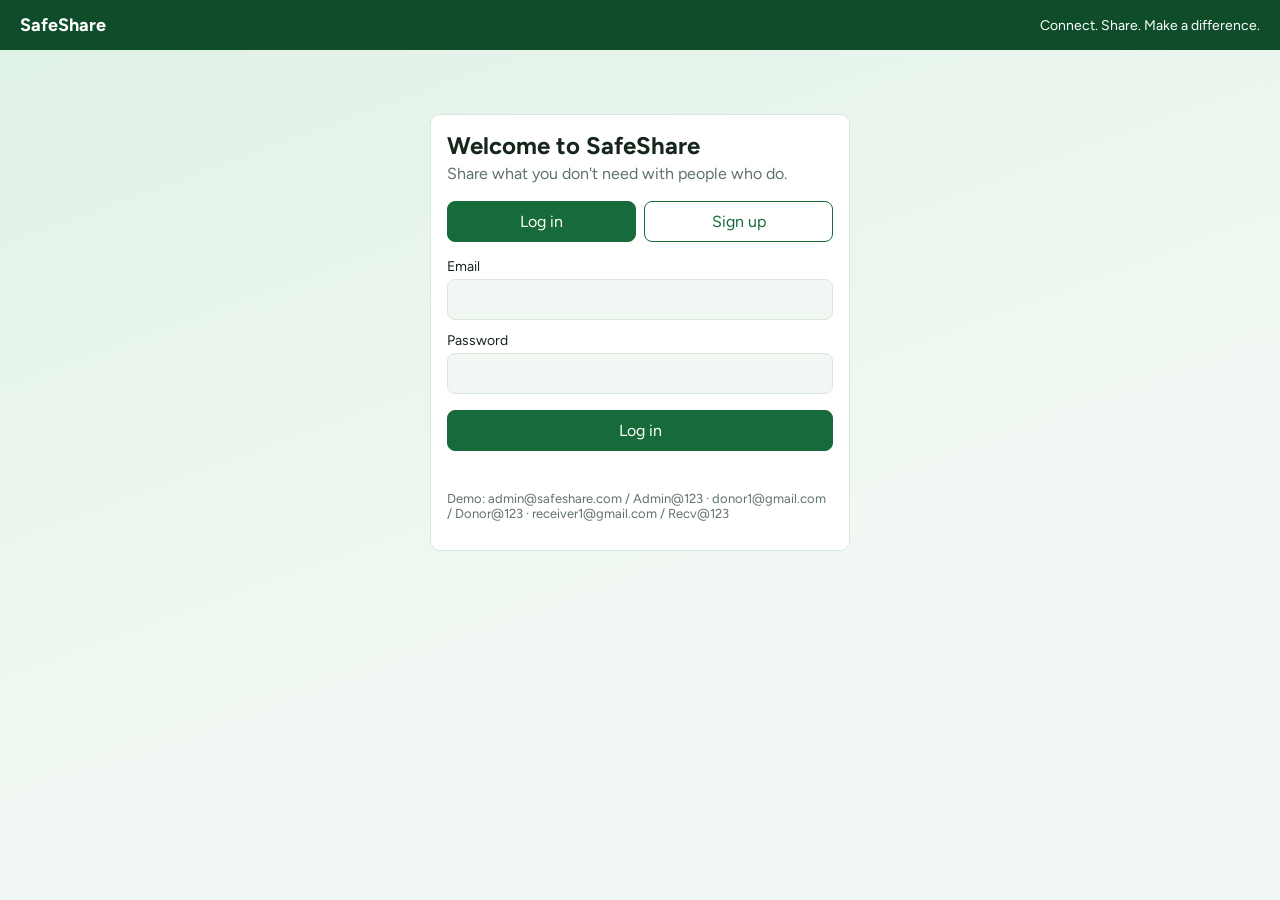
<file: index.html>
<!DOCTYPE html><html lang="en"><head><meta charset="utf-8"><meta name="viewport" content="width=device-width,initial-scale=1">
<title>Log in – SafeShare</title><link rel="stylesheet" href="https://fonts.googleapis.com/css2?family=Figtree:wght@400;500;700&display=swap"><link rel="stylesheet" href="style.css"></head>
<body class="auth"><header><b>SafeShare</b><span>Connect. Share. Make a difference.</span></header>
<main><div class="card authbox"><h1>Welcome to SafeShare</h1><p class="sub">Share what you don't need with people who do.</p>
<div class="tabs"><a class="on" href="index.html">Log in</a><a href="register.html">Sign up</a></div>
<label for="e">Email</label><input id="e" type="email" autocomplete="email">
<label for="p">Password</label><input id="p" type="password" autocomplete="current-password">
<button class="p w" onclick="login()">Log in</button><div class="err" id="err" role="alert"></div>
<p class="note">Demo: admin@safeshare.com / Admin@123 · donor1@gmail.com / Donor@123 · receiver1@gmail.com / Recv@123</p></div></main>
<div id="toast"></div><script src="app.js"></script>
<script>
function login(){
 const u=load(K.u,[]).find(x=>x.email===$('#e').value.trim().toLowerCase()&&x.pw===$('#p').value);
 if(!u)return $('#err').textContent='Email or password is incorrect.';
 if(u.status==='pending')return $('#err').textContent='Your account is waiting for admin approval.';
 if(u.status==='suspended')return $('#err').textContent='This account is suspended. Contact an admin.';
 sessionStorage.setItem('ss_me',u.email);location.href=HOME[u.role]}
</script></body></html>
</file>
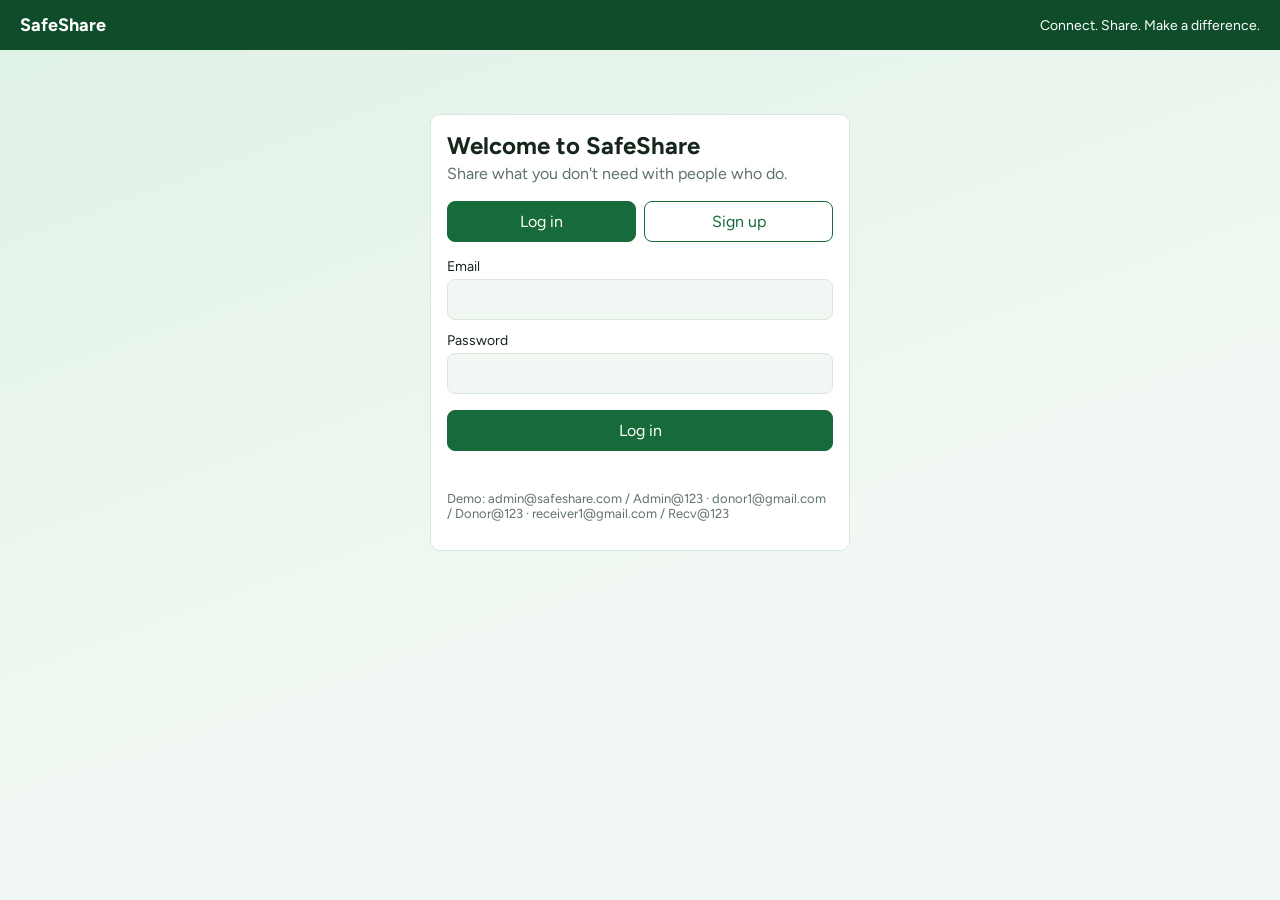
<file: admin.html>
<!DOCTYPE html><html lang="en"><head><meta charset="utf-8"><meta name="viewport" content="width=device-width,initial-scale=1">
<title>Admin dashboard – SafeShare</title><link rel="stylesheet" href="https://fonts.googleapis.com/css2?family=Figtree:wght@400;500;700&display=swap"><link rel="stylesheet" href="style.css"></head>
<body><header id="hdr"></header><main id="app"></main><div id="toast"></div><script src="app.js"></script>
<script>
const me=guard('admin');
function render(){
 const us=load(K.u,[]).filter(u=>u.role!=='admin'),items=load(K.i,[]),ps=load(K.p,[]);
 $('#app').innerHTML=`<h1>Admin dashboard</h1><p class="sub">Approve users, watch activity and review blocked links.</p>
 <div class="stats">${stat(us.length,'Total users')}${stat(us.filter(u=>u.role==='donor').length,'Donors')}${stat(us.filter(u=>u.role==='receiver').length,'Receivers')}${stat(items.length,'Donations')}${stat(us.filter(u=>u.status==='pending').length,'Awaiting approval')}</div>
 <h2>Manage users</h2><div class="card">${us.map(u=>`<div class="row"><div><b>${esc(u.email)}</b><small>${u.role}</small></div><div><span class="tag ${u.status==='active'?'':u.status==='pending'?'w2':'b'}">${u.status}</span>
 ${u.status==='pending'?`<button class="sm p" onclick="setS('${esc(u.email)}','active')">Approve</button>`:''}
 ${u.status==='active'?`<button class="sm bad" onclick="setS('${esc(u.email)}','suspended')">Suspend</button>`:''}
 ${u.status==='suspended'?`<button class="sm" onclick="setS('${esc(u.email)}','active')">Reinstate</button>`:''}</div></div>`).join('')}</div>
 <h2>Blocked links and reports</h2><div class="card">${ps.map(r=>`<div class="row"><div><b>${esc(r.link.slice(0,60))}</b><small>Posted by ${esc(r.who)} · ${esc(r.when)}</small></div><span class="tag b">Blocked</span></div>`).join('')||'<p class="note">No unsafe links detected so far.</p>'}</div>`}
function setS(e,s){const us=load(K.u,[]);us.find(u=>u.email===e).status=s;save(K.u,us);render()}
render();
</script></body></html>
</file>
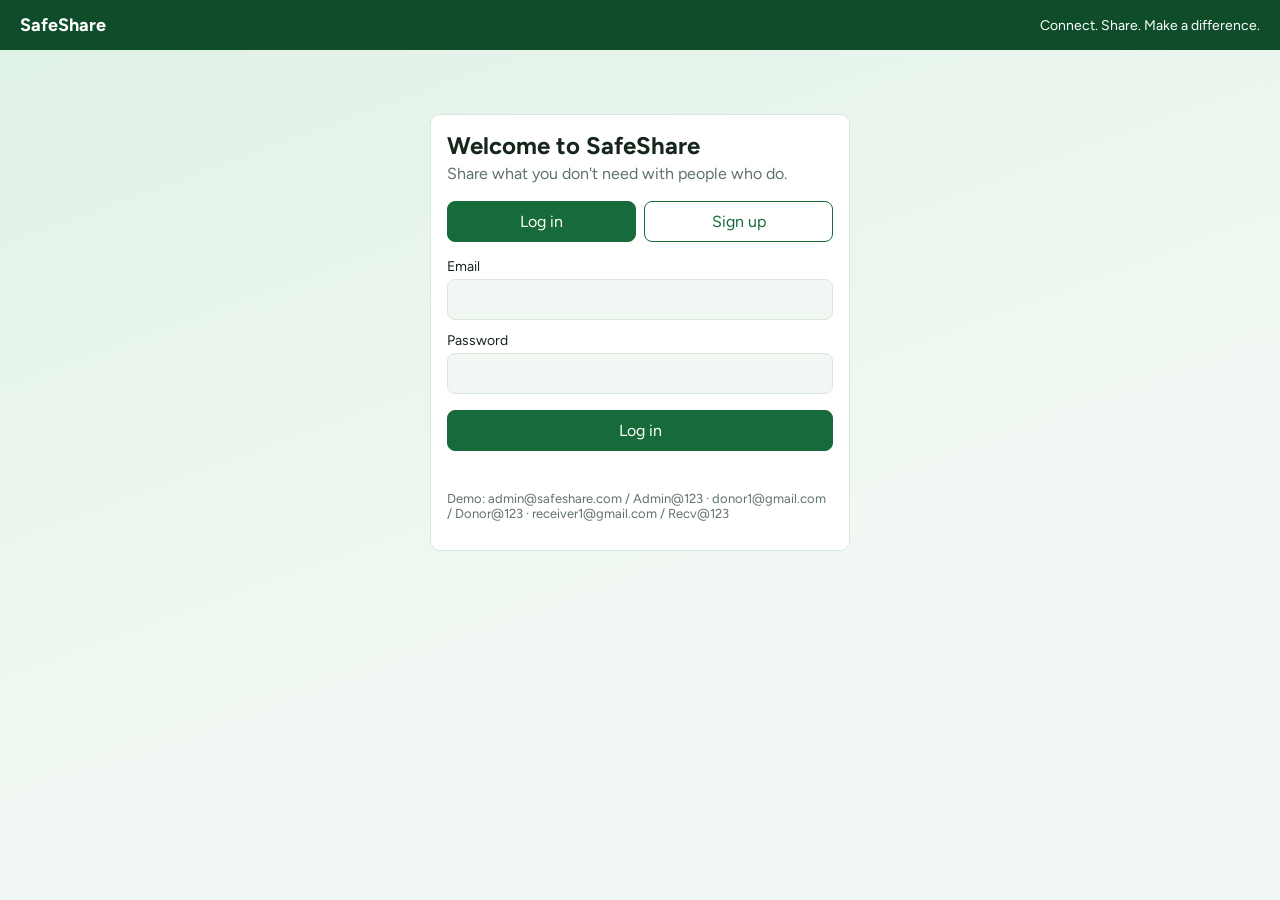
<file: donor.html>
<!DOCTYPE html><html lang="en"><head><meta charset="utf-8"><meta name="viewport" content="width=device-width,initial-scale=1">
<title>Donor dashboard – SafeShare</title><link rel="stylesheet" href="https://fonts.googleapis.com/css2?family=Figtree:wght@400;500;700&display=swap"><link rel="stylesheet" href="style.css"></head>
<body><header id="hdr"></header><main id="app"></main><div id="toast"></div>
<dialog id="dlg"><h2 style="margin-top:0">Add new donation</h2>
<label for="c">Category</label><select id="c"><option>Books</option><option>Clothes</option><option>Food</option><option>Other</option></select>
<label for="t">Item name</label><input id="t"><label for="qt">Quantity</label><input id="qt" type="number" min="1" value="1">
<label for="l">Pickup area</label><input id="l"><label for="d">Details</label><textarea id="d" rows="3"></textarea>
<div class="err" id="derr" role="alert"></div><div class="acts"><button onclick="dlg.close()">Cancel</button><button class="p" onclick="saveItem()">Post donation</button></div></dialog>
<script src="app.js"></script>
<script>
const me=guard('donor');const dlg=$('#dlg');
function render(){
 const items=load(K.i,[]),reqs=load(K.r,[]),mine=items.filter(i=>i.owner===me.email),inc=reqs.filter(r=>mine.some(i=>i.id===r.item));
 $('#app').innerHTML=`<h1>Donor dashboard</h1><p class="sub">Welcome back, ${esc(me.name)}. Make a difference today.</p>
 <div class="stats">${stat(mine.length,'Donations')}${stat(inc.filter(r=>r.status==='Pending').length,'Requests')}${stat(mine.filter(i=>i.status==='Completed').length,'Completed')}</div>
 <button class="p w" onclick="dlg.showModal()">+ Add new donation</button>
 <h2>My donations</h2><div class="card">${mine.map(i=>`<div class="row"><div><b>${esc(i.title)}</b><small>${esc(i.cat)} · ${i.qty} items · ${esc(i.loc)}</small></div><span class="tag ${i.status==='Available'?'':'w2'}">${i.status}</span></div>`).join('')||'<p class="note">No donations yet. Add your first one above.</p>'}</div>
 <h2>Receiver requests</h2><div class="card">${inc.map(r=>{const i=items.find(x=>x.id===r.item);return `<div class="row"><div><b>Request for ${esc(i.title)}</b><small>From ${esc(r.name)}</small></div>${r.status==='Pending'?`<div><button class="sm p" onclick="answer(${r.id},true)">Approve</button> <button class="sm bad" onclick="answer(${r.id},false)">Reject</button></div>`:`<span class="tag ${r.status==='Approved'?'':'b'}">${r.status}</span>`}</div>`}).join('')||'<p class="note">No requests yet.</p>'}</div>`}
function answer(id,ok){const rs=load(K.r,[]),r=rs.find(x=>x.id===id);r.status=ok?'Approved':'Rejected';save(K.r,rs);
 if(ok){const is=load(K.i,[]);is.find(x=>x.id===r.item).status='Completed';save(K.i,is)}render()}
function saveItem(){
 const t=$('#t').value.trim(),l=$('#l').value.trim(),d=$('#d').value.trim(),qt=+$('#qt').value;
 if(!t||!l||qt<1)return $('#derr').textContent='Add an item name, quantity and pickup area.';
 const b=badLink(t+' '+l+' '+d);
 if(b){const ps=load(K.p,[]);ps.unshift({who:me.email,link:b,when:new Date().toLocaleString()});save(K.p,ps);
  return $('#derr').textContent='Blocked: unsafe link ('+b.slice(0,40)+'). Remove it and try again.'}
 const is=load(K.i,[]);is.push({id:Date.now(),owner:me.email,cat:$('#c').value,title:t,qty:qt,loc:l,desc:d,status:'Available'});save(K.i,is);
 dlg.close();['t','l','d'].forEach(x=>$('#'+x).value='');render();toast('Donation posted.')}
render();
</script></body></html>
</file>
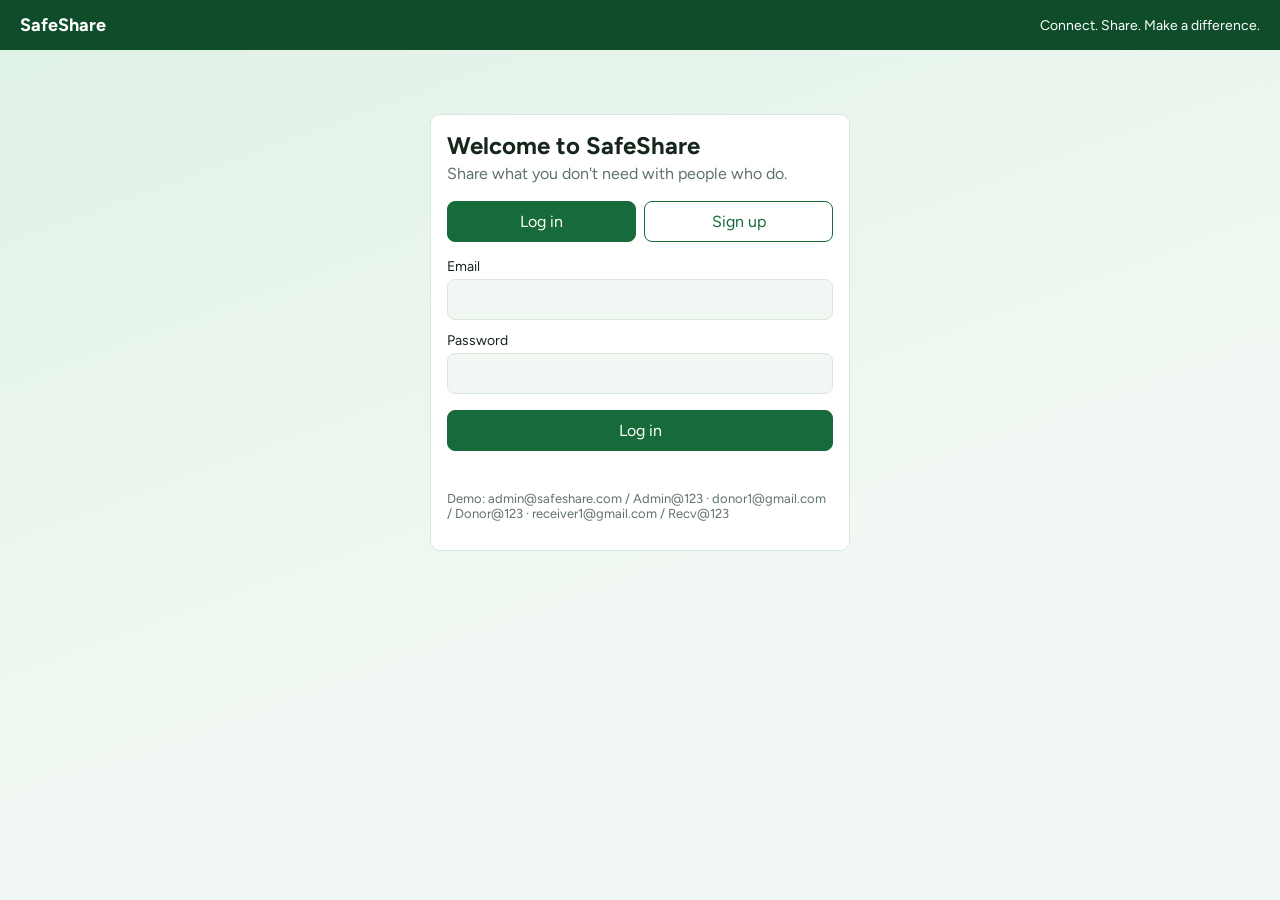
<file: receiver.html>
<!DOCTYPE html><html lang="en"><head><meta charset="utf-8"><meta name="viewport" content="width=device-width,initial-scale=1">
<title>Receiver dashboard – SafeShare</title><link rel="stylesheet" href="https://fonts.googleapis.com/css2?family=Figtree:wght@400;500;700&display=swap"><link rel="stylesheet" href="style.css"></head>
<body><header id="hdr"></header><main>
<h1>Receiver dashboard</h1><p class="sub">Find resources that can help you.</p><div class="stats" id="stats"></div>
<h2>Browse resources</h2><input id="q" placeholder="Search by item or area" aria-label="Search resources">
<div class="chips" id="chips"></div><div class="card" id="list"></div>
<h2>My requests</h2><div class="card" id="mine"></div></main><div id="toast"></div>
<script src="app.js"></script>
<script>
const me=guard('receiver');let cat='All';
function render(){
 const items=load(K.i,[]),reqs=load(K.r,[]),mine=reqs.filter(r=>r.by===me.email),q=$('#q').value.toLowerCase();
 $('#stats').innerHTML=stat(items.filter(i=>i.status==='Available').length,'Available items')+stat(mine.length,'My requests');
 $('#chips').innerHTML=['All','Books','Clothes','Food','Other'].map(c=>`<button class="${c===cat?'on':''}" onclick="cat='${c}';render()">${c}</button>`).join('');
 const list=items.filter(i=>i.status==='Available'&&(cat==='All'||i.cat===cat)&&(i.title+i.loc+i.desc).toLowerCase().includes(q));
 $('#list').innerHTML=list.map(i=>{const done=mine.some(r=>r.item===i.id);return `<div class="row"><div><b>${esc(i.title)}</b><small>${esc(i.cat)} · ${i.qty} items · ${esc(i.loc)}</small>${i.desc?`<small>${esc(i.desc)}</small>`:''}</div><button class="p sm" onclick="request(${i.id})" ${done?'disabled':''}>${done?'Requested':'Request item'}</button></div>`}).join('')||'<p class="note">Nothing matches. Clear the search or pick another category.</p>';
 $('#mine').innerHTML=mine.map(r=>`<div class="row"><b>${esc(items.find(i=>i.id===r.item).title)}</b><span class="tag ${r.status==='Approved'?'':r.status==='Rejected'?'b':'w2'}">${r.status}</span></div>`).join('')||'<p class="note">You have not requested anything yet.</p>'}
function request(id){const rs=load(K.r,[]);rs.push({id:Date.now(),item:id,by:me.email,name:me.name,status:'Pending'});save(K.r,rs);render();toast('Request sent to the donor.')}
$('#q').addEventListener('input',render);render();
</script></body></html>
</file>
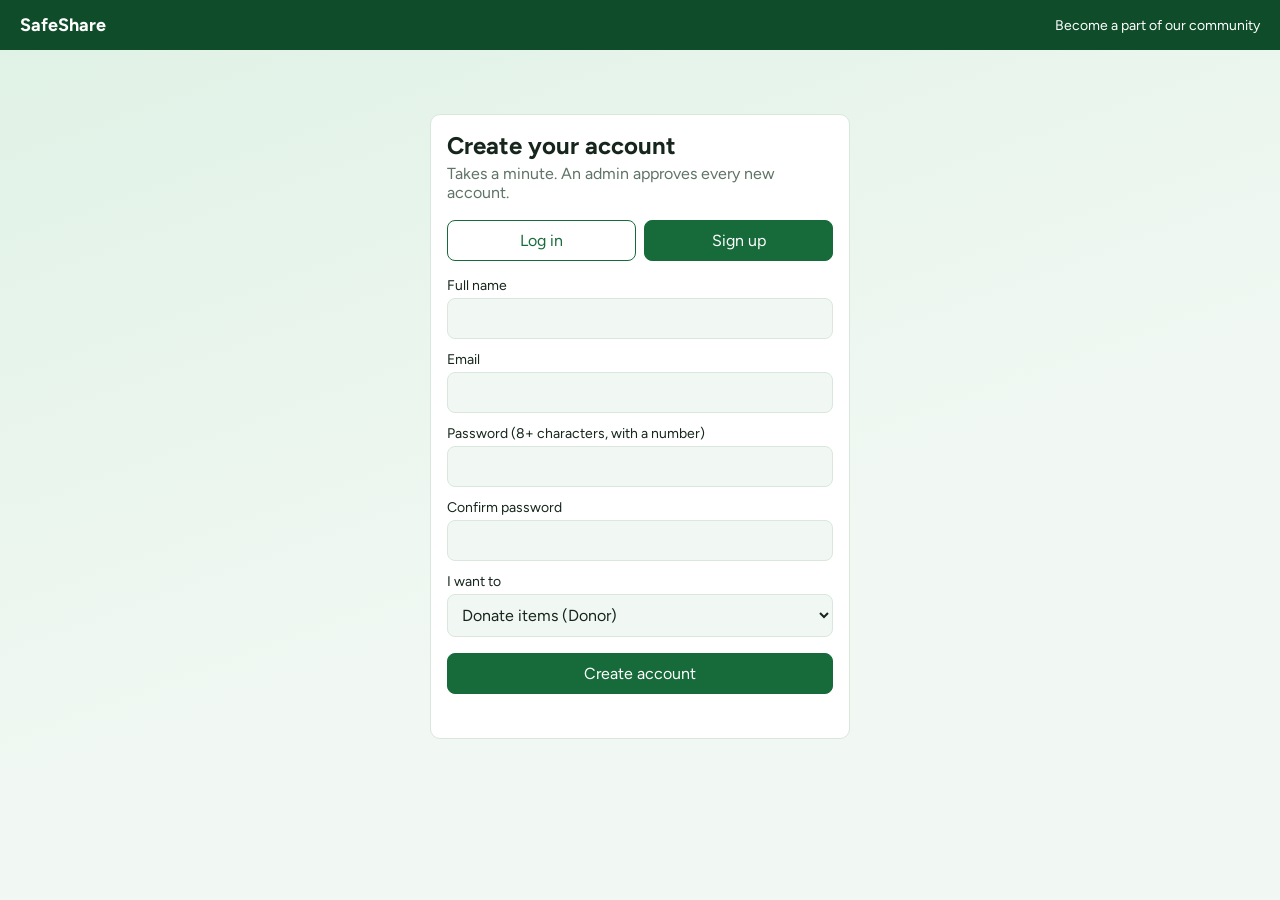
<file: register.html>
<!DOCTYPE html><html lang="en"><head><meta charset="utf-8"><meta name="viewport" content="width=device-width,initial-scale=1">
<title>Create account – SafeShare</title><link rel="stylesheet" href="https://fonts.googleapis.com/css2?family=Figtree:wght@400;500;700&display=swap"><link rel="stylesheet" href="style.css"></head>
<body class="auth"><header><b>SafeShare</b><span>Become a part of our community</span></header>
<main><div class="card authbox"><h1>Create your account</h1><p class="sub">Takes a minute. An admin approves every new account.</p>
<div class="tabs"><a href="index.html">Log in</a><a class="on" href="register.html">Sign up</a></div>
<div id="step1"><label for="n">Full name</label><input id="n" autocomplete="name">
<label for="e">Email</label><input id="e" type="email" autocomplete="email">
<label for="p">Password (8+ characters, with a number)</label><input id="p" type="password" autocomplete="new-password">
<label for="p2">Confirm password</label><input id="p2" type="password" autocomplete="new-password">
<label for="r">I want to</label><select id="r"><option value="donor">Donate items (Donor)</option><option value="receiver">Receive items (Receiver / NGO)</option></select>
<button class="p w" onclick="signup()">Create account</button></div>
<div id="step2" hidden><p>Enter the 6-digit code sent to <b id="em"></b>.</p><label for="o">Verification code</label><input id="o" inputmode="numeric" maxlength="6">
<button class="p w" onclick="verify()">Verify email</button></div>
<div class="err" id="err" role="alert"></div></div></main>
<div id="toast"></div><script src="app.js"></script>
<script>
let pending=null;const err=t=>$('#err').textContent=t;
function signup(){
 const n=$('#n').value.trim(),e=$('#e').value.trim().toLowerCase(),p=$('#p').value;
 if(n.length<2)return err('Enter your full name.');
 if(!/^\S+@\S+\.\S+$/.test(e))return err('Enter a valid email address.');
 if(p.length<8||!/\d/.test(p))return err('Password needs 8+ characters and a number.');
 if(p!==$('#p2').value)return err('Passwords do not match.');
 if(load(K.u,[]).some(u=>u.email===e))return err('This email is already registered.');
 pending={name:n,email:e,pw:p,role:$('#r').value,code:String(Math.floor(100000+Math.random()*900000))};
 $('#step1').hidden=true;$('#step2').hidden=false;$('#em').textContent=e;err('');
 toast('Demo code: '+pending.code); // a real backend emails this code
}
function verify(){
 if($('#o').value!==pending.code)return err('Code is incorrect. Check it and try again.');
 const us=load(K.u,[]);us.push({email:pending.email,pw:pending.pw,name:pending.name,role:pending.role,status:'pending'});save(K.u,us);
 alert('Email verified. An admin will approve your account, then you can log in.');location.href='index.html'}
</script></body></html>
</file>
<file: style.css>
:root{--bg:#f1f8f3;--card:#fff;--ink:#16261c;--mute:#5f7366;--line:#d9e7dd;--g:#176b3a;--gd:#0f4d2a;--gl:#e3f3e8;--warn:#fdebdc;--warnt:#a4501a;--bad:#fde4e4;--badt:#a12b2b}
*{box-sizing:border-box}
body{margin:0;font-family:Figtree,system-ui,sans-serif;background:var(--bg);color:var(--ink);min-height:100vh}
body.auth{background:linear-gradient(160deg,#dff1e5,#f1f8f3 60%)}
header{background:var(--gd);color:#fff;display:flex;justify-content:space-between;align-items:center;padding:14px 20px;flex-wrap:wrap;gap:8px}
header b{font-size:18px}header span{font-size:14px}
header button{background:none;border:0;color:#fff;cursor:pointer;font:inherit;text-decoration:underline;padding:0}
main{max-width:860px;margin:0 auto;padding:24px 16px 48px}
h1{font-size:24px;margin:0 0 4px}h2{font-size:18px;margin:28px 0 10px}
.sub{color:var(--mute);margin:0 0 18px}
.card{background:var(--card);border:1px solid var(--line);border-radius:10px;padding:16px}
.authbox{max-width:420px;margin:40px auto}
.tabs{display:flex;gap:8px;margin-bottom:16px}.tabs a{flex:1;text-align:center;padding:10px;border-radius:8px;border:1px solid var(--g);color:var(--g);text-decoration:none}
.tabs a.on{background:var(--g);color:#fff}
label{display:block;font-size:14px;margin:12px 0 4px}
input,select,textarea{width:100%;padding:10px;border:1px solid var(--line);border-radius:8px;font:inherit;background:var(--bg);color:var(--ink)}
button{font:inherit;border-radius:8px;padding:10px 14px;border:1px solid var(--g);background:var(--card);color:var(--g);cursor:pointer}
button.p{background:var(--g);color:#fff}button.w{width:100%;margin-top:16px}
button.sm{padding:5px 10px;font-size:13px}button.bad{border-color:var(--badt);color:var(--badt)}
button:disabled{opacity:.5;cursor:default}
:focus-visible{outline:3px solid #f0b429;outline-offset:2px}
.stats{display:grid;grid-template-columns:repeat(auto-fit,minmax(150px,1fr));gap:12px}
.stats b{font-size:26px;display:block}.stats span{color:var(--mute);font-size:14px}
.row{display:flex;justify-content:space-between;align-items:center;gap:12px;flex-wrap:wrap;padding:12px 0;border-bottom:1px solid var(--line)}
.row:last-child{border:0}.row small{color:var(--mute);display:block}
.tag{font-size:12px;padding:3px 9px;border-radius:99px;background:var(--gl);color:var(--g);white-space:nowrap}
.tag.w2{background:var(--warn);color:var(--warnt)}.tag.b{background:var(--bad);color:var(--badt)}
.chips{display:flex;gap:8px;flex-wrap:wrap;margin:12px 0}.chips button.on{background:var(--g);color:#fff}
.err{color:var(--badt);font-size:14px;min-height:20px;margin-top:8px}
.note{font-size:13px;color:var(--mute);margin-top:12px}
#toast{position:fixed;bottom:20px;left:50%;transform:translateX(-50%);background:var(--gd);color:#fff;padding:10px 16px;border-radius:8px;display:none;max-width:90%}
dialog{border:1px solid var(--line);border-radius:12px;width:min(440px,92vw);padding:20px}
dialog::backdrop{background:rgba(0,0,0,.5)}
.acts{display:flex;gap:8px;margin-top:16px}.acts button{flex:1}
</file>
